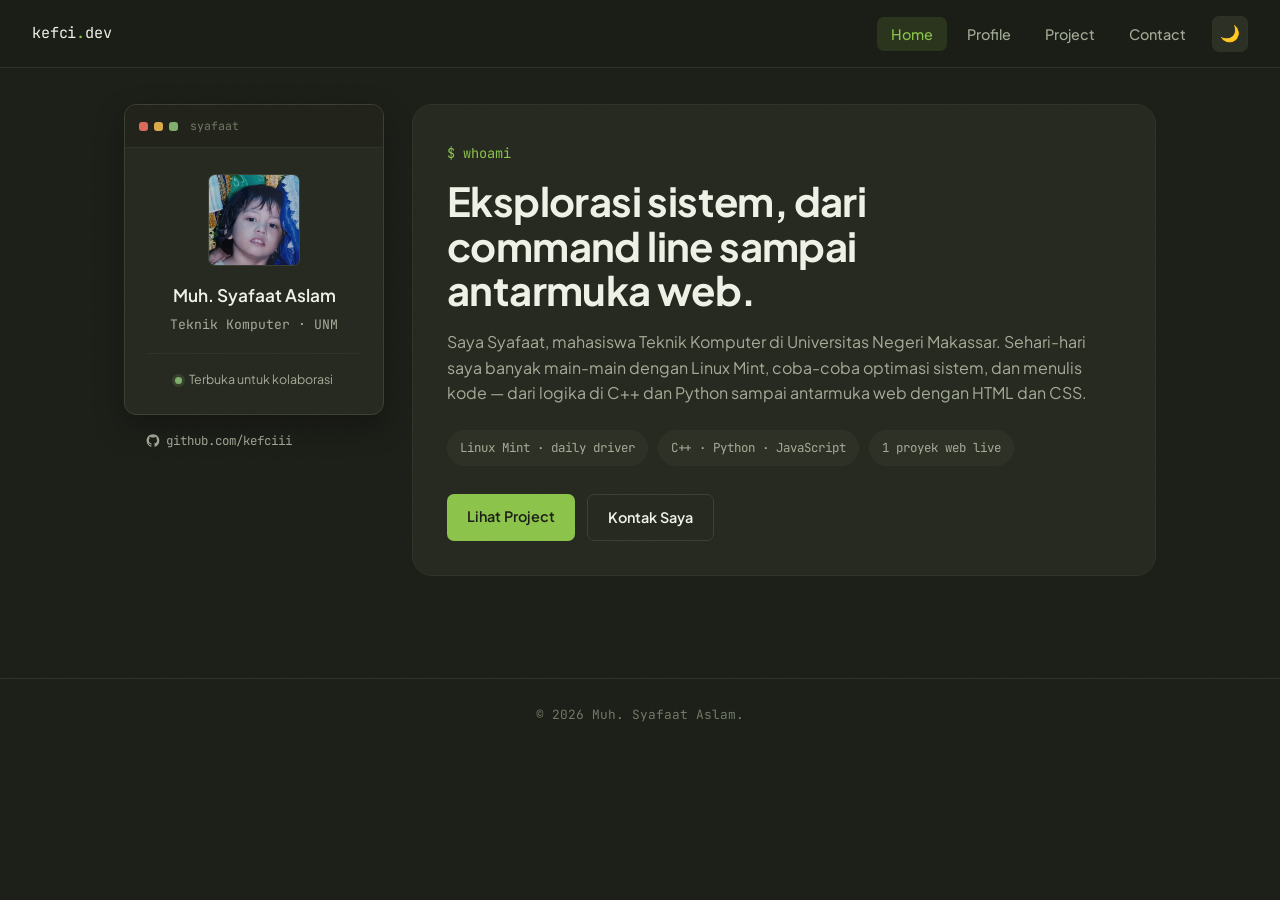
<file: index.html>
<!DOCTYPE html>
<html lang="id">
<head>
    <meta charset="UTF-8">
    <meta name="viewport" content="width=device-width, initial-scale=1.0">
    <title>Muh. Syafaat Aslam — Teknik Komputer UNM</title>
    <meta name="description" content="Portofolio Muh. Syafaat Aslam, mahasiswa Teknik Komputer Universitas Negeri Makassar. Fokus di Linux, pemrograman, dan pengembangan web.">
    <meta property="og:title" content="Muh. Syafaat Aslam — Portofolio">
    <meta property="og:description" content="Mahasiswa Teknik Komputer UNM. Linux, pemrograman, dan pengembangan web.">
    <meta name="theme-color" content="#16140f">
    <link rel="stylesheet" href="style.css" type="text/css">
</head>
<body>

    <a href="#rightcolumn" class="skip-link">Lewati ke konten utama</a>

    <nav id="menu">
        <a href="index.html" class="brand">kefci<span>.</span>dev</a>
        <div class="nav-right">
        <ul class="nav-links">
            <li><a href="index.html">Home</a></li>
            <li><a href="profile.html">Profile</a></li>
            <li><a href="project.html">Project</a></li>
            <li><a href="contact.html">Contact</a></li>
        </ul>
        <button id="theme-toggle" class="theme-toggle-btn" type="button" aria-label="Ganti tema">🌙</button>
        </div>
    </nav>

    <div id="wrapper">
        <div id="leftcolumn">
            <aside class="profile-card">
                <div class="card-chrome">
                    <span class="dot red"></span>
                    <span class="dot yellow"></span>
                    <span class="dot green"></span>
                    <span class="chrome-label">syafaat</span>
                </div>
                <div class="profile-body">
                    <div class="avatar"><img src="foto_profil.jpg" alt="Foto Muh. Syafaat Aslam"></div>
                    <b>Muh. Syafaat Aslam</b>
                    <p class="infotext">Teknik Komputer · UNM</p>
                    <div class="status-row">
                        <span class="status-dot"></span>
                        <span>Terbuka untuk kolaborasi</span>
                    </div>
                </div>
            </aside>
            <a href="https://github.com/kefciii" target="_blank" rel="noopener noreferrer" class="sidebar-link" style="margin-left: 22px;">
                <svg viewBox="0 0 24 24" fill="currentColor" aria-hidden="true"><path d="M12 .5C5.73.5.98 5.24.98 11.52c0 4.84 3.14 8.94 7.49 10.39.55.1.75-.24.75-.53 0-.26-.01-1.13-.02-2.05-3.05.66-3.7-1.3-3.7-1.3-.5-1.27-1.22-1.6-1.22-1.6-.99-.68.08-.67.08-.67 1.1.08 1.68 1.13 1.68 1.13.98 1.67 2.56 1.19 3.19.91.1-.71.38-1.19.7-1.46-2.44-.28-5-1.22-5-5.43 0-1.2.43-2.18 1.13-2.94-.11-.28-.49-1.4.11-2.92 0 0 .92-.3 3.02 1.12a10.5 10.5 0 0 1 5.5 0c2.1-1.42 3.02-1.12 3.02-1.12.6 1.52.22 2.64.11 2.92.7.76 1.13 1.74 1.13 2.94 0 4.22-2.57 5.15-5.02 5.42.39.34.74 1 .74 2.03 0 1.47-.01 2.65-.01 3.01 0 .29.2.64.76.53 4.34-1.45 7.48-5.55 7.48-10.39C23.02 5.24 18.27.5 12 .5Z"/></svg>
                github.com/kefciii
            </a>
        </div>

        <main id="rightcolumn" tabindex="-1">
            <div class="content-section">
                <span class="eyebrow" data-typing>$ whoami</span>
                <h1 class="headlines">Eksplorasi sistem, dari command line sampai antarmuka web.</h1>
                <p class="sublines">
                    Saya Syafaat, mahasiswa Teknik Komputer di Universitas Negeri Makassar. Sehari-hari saya banyak main-main dengan Linux Mint, coba-coba optimasi sistem, dan menulis kode — dari logika di C++ dan Python sampai antarmuka web dengan HTML dan CSS.
                </p>
                <div class="stat-row">
                    <span class="stat-chip">Linux Mint · daily driver</span>
                    <span class="stat-chip">C++ · Python · JavaScript</span>
                    <span class="stat-chip">1 proyek web live</span>
                </div>
                <div class="hero-actions">
                    <a href="project.html" class="btn btn-primary">Lihat Project</a>
                    <a href="contact.html" class="btn btn-ghost">Kontak Saya</a>
                </div>
            </div>
        </main>
    </div>

    <div class="footer">
        © 2026 Muh. Syafaat Aslam.
    </div>

    <script src="script.js" defer></script>
</body>
</html>
</file>
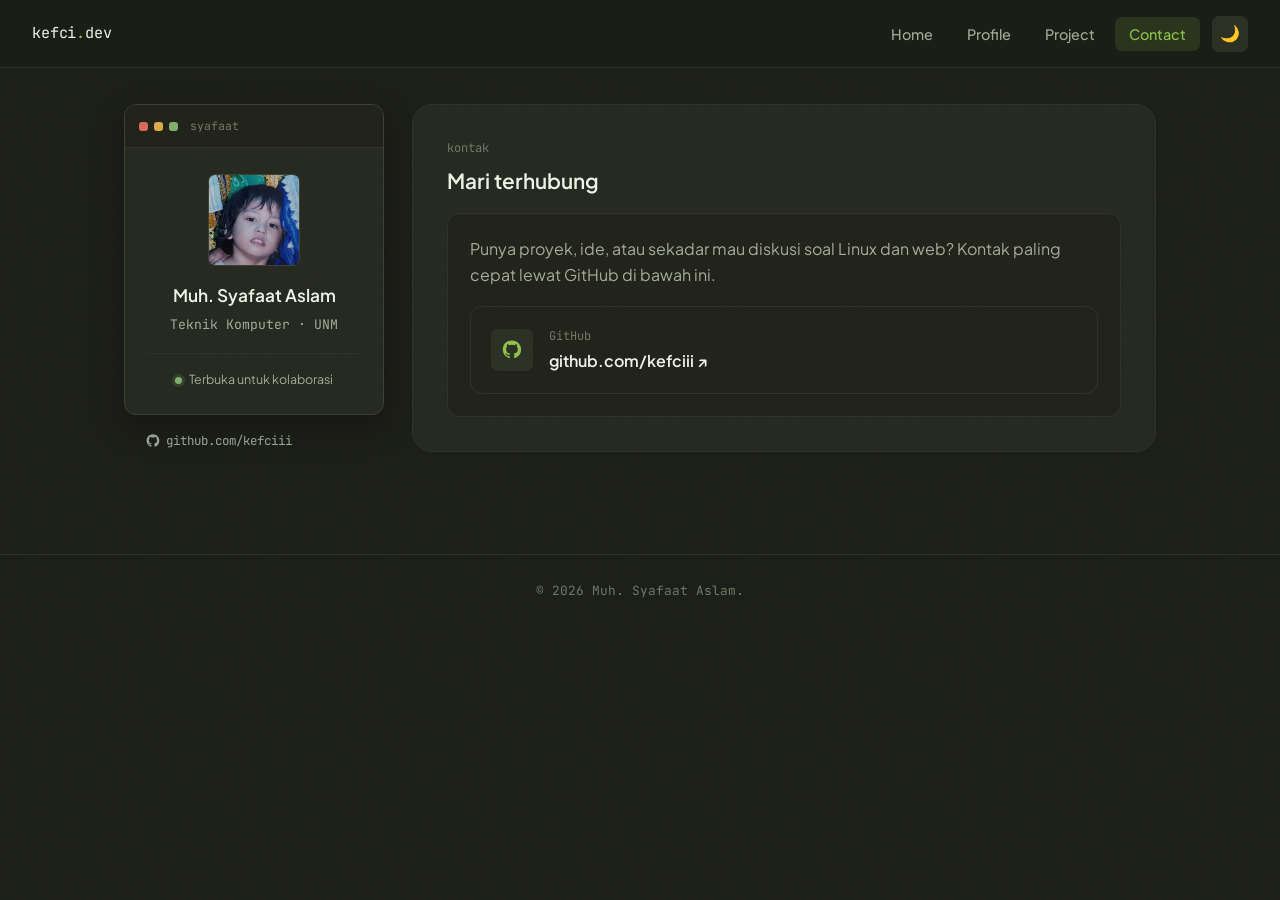
<file: contact.html>
<!DOCTYPE html>
<html lang="id">
<head>
    <meta charset="UTF-8">
    <meta name="viewport" content="width=device-width, initial-scale=1.0">
    <title>Kontak — Muh. Syafaat Aslam</title>
    <meta name="description" content="Hubungi Muh. Syafaat Aslam, mahasiswa Teknik Komputer UNM, lewat GitHub.">
    <meta name="theme-color" content="#16140f">
    <link rel="icon" type="image/svg+xml" href="favicon.svg">
    <link rel="stylesheet" href="style.css" type="text/css">
</head>
<body>

    <a href="#rightcolumn" class="skip-link">Lewati ke konten utama</a>

    <nav id="menu">
        <a href="index.html" class="brand">kefci<span>.</span>dev</a>
        <div class="nav-right">
        <ul class="nav-links">
            <li><a href="index.html">Home</a></li>
            <li><a href="profile.html">Profile</a></li>
            <li><a href="project.html">Project</a></li>
            <li><a href="contact.html">Contact</a></li>
        </ul>
        <button id="theme-toggle" class="theme-toggle-btn" type="button" aria-label="Ganti tema">🌙</button>
        </div>
    </nav>

    <div id="wrapper">
        <div id="leftcolumn">
            <aside class="profile-card">
                <div class="card-chrome">
                    <span class="dot red"></span>
                    <span class="dot yellow"></span>
                    <span class="dot green"></span>
                    <span class="chrome-label">syafaat</span>
                </div>
                <div class="profile-body">
                    <div class="avatar"><img src="foto_profil.jpg" alt="Foto Muh. Syafaat Aslam"></div>
                    <b>Muh. Syafaat Aslam</b>
                    <p class="infotext">Teknik Komputer · UNM</p>
                    <div class="status-row">
                        <span class="status-dot"></span>
                        <span>Terbuka untuk kolaborasi</span>
                    </div>
                </div>
            </aside>
            <a href="https://github.com/kefciii" target="_blank" rel="noopener noreferrer" class="sidebar-link" style="margin-left: 22px;">
                <svg viewBox="0 0 24 24" fill="currentColor" aria-hidden="true"><path d="M12 .5C5.73.5.98 5.24.98 11.52c0 4.84 3.14 8.94 7.49 10.39.55.1.75-.24.75-.53 0-.26-.01-1.13-.02-2.05-3.05.66-3.7-1.3-3.7-1.3-.5-1.27-1.22-1.6-1.22-1.6-.99-.68.08-.67.08-.67 1.1.08 1.68 1.13 1.68 1.13.98 1.67 2.56 1.19 3.19.91.1-.71.38-1.19.7-1.46-2.44-.28-5-1.22-5-5.43 0-1.2.43-2.18 1.13-2.94-.11-.28-.49-1.4.11-2.92 0 0 .92-.3 3.02 1.12a10.5 10.5 0 0 1 5.5 0c2.1-1.42 3.02-1.12 3.02-1.12.6 1.52.22 2.64.11 2.92.7.76 1.13 1.74 1.13 2.94 0 4.22-2.57 5.15-5.02 5.42.39.34.74 1 .74 2.03 0 1.47-.01 2.65-.01 3.01 0 .29.2.64.76.53 4.34-1.45 7.48-5.55 7.48-10.39C23.02 5.24 18.27.5 12 .5Z"/></svg>
                github.com/kefciii
            </a>
        </div>

        <main id="rightcolumn" tabindex="-1">
            <section id="kontak" class="content-section">
                <span class="section-kicker">kontak</span>
                <h2>Mari terhubung</h2>
                <div class="transparent-box">
                    <p>Punya proyek, ide, atau sekadar mau diskusi soal Linux dan web? Kontak paling cepat lewat GitHub di bawah ini.</p>

                    <a href="https://github.com/kefciii" target="_blank" class="contact-card">
                        <span class="contact-icon">
                            <svg viewBox="0 0 24 24" fill="currentColor" aria-hidden="true"><path d="M12 .5C5.73.5.98 5.24.98 11.52c0 4.84 3.14 8.94 7.49 10.39.55.1.75-.24.75-.53 0-.26-.01-1.13-.02-2.05-3.05.66-3.7-1.3-3.7-1.3-.5-1.27-1.22-1.6-1.22-1.6-.99-.68.08-.67.08-.67 1.1.08 1.68 1.13 1.68 1.13.98 1.67 2.56 1.19 3.19.91.1-.71.38-1.19.7-1.46-2.44-.28-5-1.22-5-5.43 0-1.2.43-2.18 1.13-2.94-.11-.28-.49-1.4.11-2.92 0 0 .92-.3 3.02 1.12a10.5 10.5 0 0 1 5.5 0c2.1-1.42 3.02-1.12 3.02-1.12.6 1.52.22 2.64.11 2.92.7.76 1.13 1.74 1.13 2.94 0 4.22-2.57 5.15-5.02 5.42.39.34.74 1 .74 2.03 0 1.47-.01 2.65-.01 3.01 0 .29.2.64.76.53 4.34-1.45 7.48-5.55 7.48-10.39C23.02 5.24 18.27.5 12 .5Z"/></svg>
                        </span>
                        <span class="contact-meta">
                            <span class="contact-label">GitHub</span>
                            <span class="contact-value">github.com/kefciii ↗</span>
                        </span>
                    </a>
                </div>
            </section>
        </main>
    </div>

    <div class="footer">
        © 2026 Muh. Syafaat Aslam.
    </div>

    <script src="script.js" defer></script>
</body>
</html>
</file>
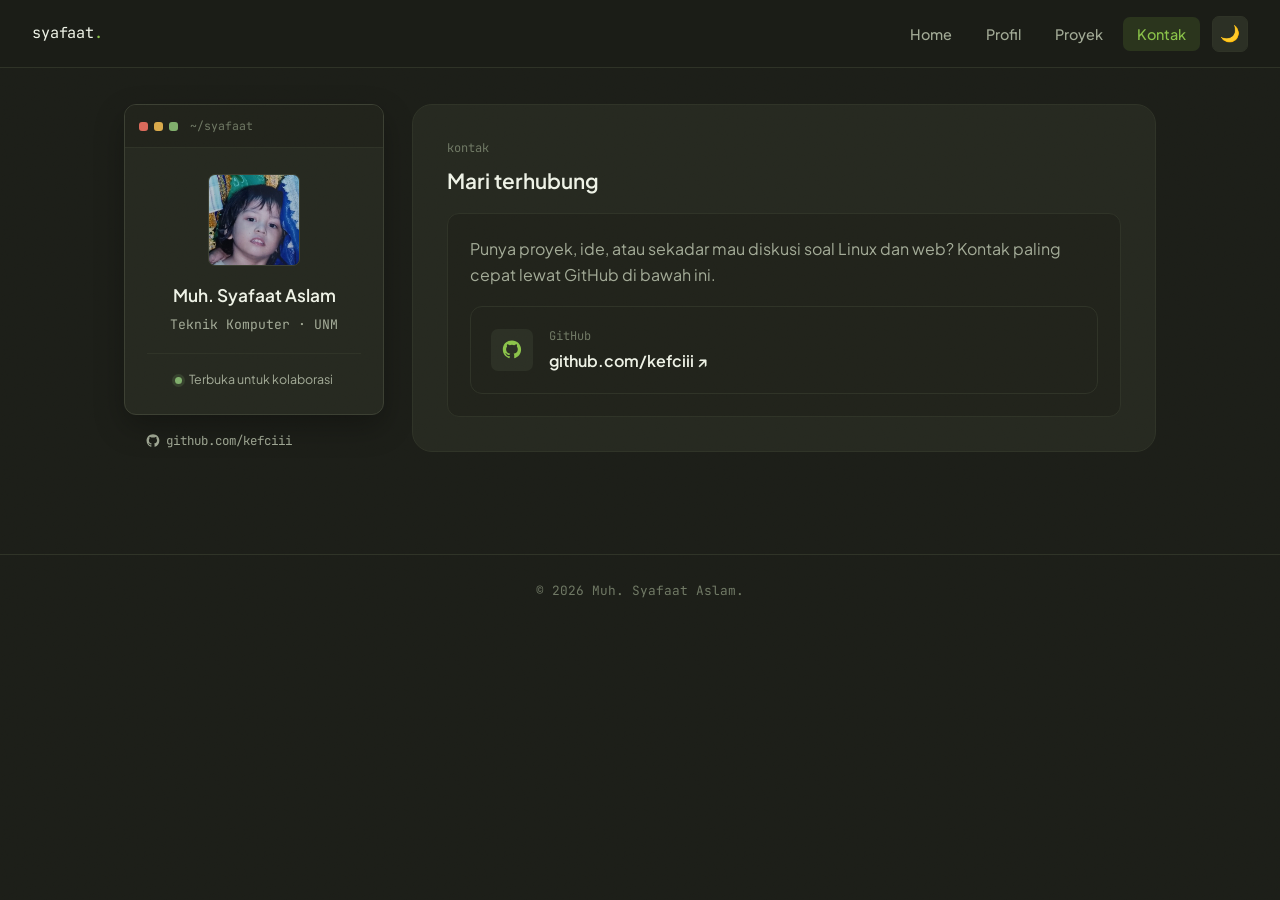
<file: kontak.html>
<!DOCTYPE html>
<html lang="id">
<head>
    <meta charset="UTF-8">
    <meta name="viewport" content="width=device-width, initial-scale=1.0">
    <title>Kontak — Muh. Syafaat Aslam</title>
    <meta name="description" content="Hubungi Muh. Syafaat Aslam, mahasiswa Teknik Komputer UNM, lewat GitHub.">
    <meta name="theme-color" content="#16140f">
    <link rel="icon" type="image/svg+xml" href="favicon.svg">
    <link rel="stylesheet" href="style.css" type="text/css">
</head>
<body>

    <a href="#rightcolumn" class="skip-link">Lewati ke konten utama</a>

    <nav id="menu">
        <a href="index.html" class="brand">syafaat<span>.</span></a>
        <div class="nav-right">
        <ul class="nav-links">
            <li><a href="index.html">Home</a></li>
            <li><a href="profil.html">Profil</a></li>
            <li><a href="proyek.html">Proyek</a></li>
            <li><a href="kontak.html">Kontak</a></li>
        </ul>
        <button id="theme-toggle" class="theme-toggle-btn" type="button" aria-label="Ganti tema">🌙</button>
        </div>
    </nav>

    <div id="wrapper">
        <div id="leftcolumn">
            <aside class="profile-card">
                <div class="card-chrome">
                    <span class="dot red"></span>
                    <span class="dot yellow"></span>
                    <span class="dot green"></span>
                    <span class="chrome-label">~/syafaat</span>
                </div>
                <div class="profile-body">
                    <div class="avatar"><img src="foto_profil.jpg" alt="Foto Muh. Syafaat Aslam"></div>
                    <b>Muh. Syafaat Aslam</b>
                    <p class="infotext">Teknik Komputer · UNM</p>
                    <div class="status-row">
                        <span class="status-dot"></span>
                        <span>Terbuka untuk kolaborasi</span>
                    </div>
                </div>
            </aside>
            <a href="https://github.com/kefciii" target="_blank" rel="noopener noreferrer" class="sidebar-link" style="margin-left: 22px;">
                <svg viewBox="0 0 24 24" fill="currentColor" aria-hidden="true"><path d="M12 .5C5.73.5.98 5.24.98 11.52c0 4.84 3.14 8.94 7.49 10.39.55.1.75-.24.75-.53 0-.26-.01-1.13-.02-2.05-3.05.66-3.7-1.3-3.7-1.3-.5-1.27-1.22-1.6-1.22-1.6-.99-.68.08-.67.08-.67 1.1.08 1.68 1.13 1.68 1.13.98 1.67 2.56 1.19 3.19.91.1-.71.38-1.19.7-1.46-2.44-.28-5-1.22-5-5.43 0-1.2.43-2.18 1.13-2.94-.11-.28-.49-1.4.11-2.92 0 0 .92-.3 3.02 1.12a10.5 10.5 0 0 1 5.5 0c2.1-1.42 3.02-1.12 3.02-1.12.6 1.52.22 2.64.11 2.92.7.76 1.13 1.74 1.13 2.94 0 4.22-2.57 5.15-5.02 5.42.39.34.74 1 .74 2.03 0 1.47-.01 2.65-.01 3.01 0 .29.2.64.76.53 4.34-1.45 7.48-5.55 7.48-10.39C23.02 5.24 18.27.5 12 .5Z"/></svg>
                github.com/kefciii
            </a>
        </div>

        <main id="rightcolumn" tabindex="-1">
            <section id="kontak" class="content-section">
                <span class="section-kicker">kontak</span>
                <h2>Mari terhubung</h2>
                <div class="transparent-box">
                    <p>Punya proyek, ide, atau sekadar mau diskusi soal Linux dan web? Kontak paling cepat lewat GitHub di bawah ini.</p>

                    <a href="https://github.com/kefciii" target="_blank" class="contact-card">
                        <span class="contact-icon">
                            <svg viewBox="0 0 24 24" fill="currentColor" aria-hidden="true"><path d="M12 .5C5.73.5.98 5.24.98 11.52c0 4.84 3.14 8.94 7.49 10.39.55.1.75-.24.75-.53 0-.26-.01-1.13-.02-2.05-3.05.66-3.7-1.3-3.7-1.3-.5-1.27-1.22-1.6-1.22-1.6-.99-.68.08-.67.08-.67 1.1.08 1.68 1.13 1.68 1.13.98 1.67 2.56 1.19 3.19.91.1-.71.38-1.19.7-1.46-2.44-.28-5-1.22-5-5.43 0-1.2.43-2.18 1.13-2.94-.11-.28-.49-1.4.11-2.92 0 0 .92-.3 3.02 1.12a10.5 10.5 0 0 1 5.5 0c2.1-1.42 3.02-1.12 3.02-1.12.6 1.52.22 2.64.11 2.92.7.76 1.13 1.74 1.13 2.94 0 4.22-2.57 5.15-5.02 5.42.39.34.74 1 .74 2.03 0 1.47-.01 2.65-.01 3.01 0 .29.2.64.76.53 4.34-1.45 7.48-5.55 7.48-10.39C23.02 5.24 18.27.5 12 .5Z"/></svg>
                        </span>
                        <span class="contact-meta">
                            <span class="contact-label">GitHub</span>
                            <span class="contact-value">github.com/kefciii ↗</span>
                        </span>
                    </a>
                </div>
            </section>
        </main>
    </div>

    <div class="footer">
        © 2026 Muh. Syafaat Aslam.
    </div>

    <script src="script.js" defer></script>
</body>
</html>
</file>
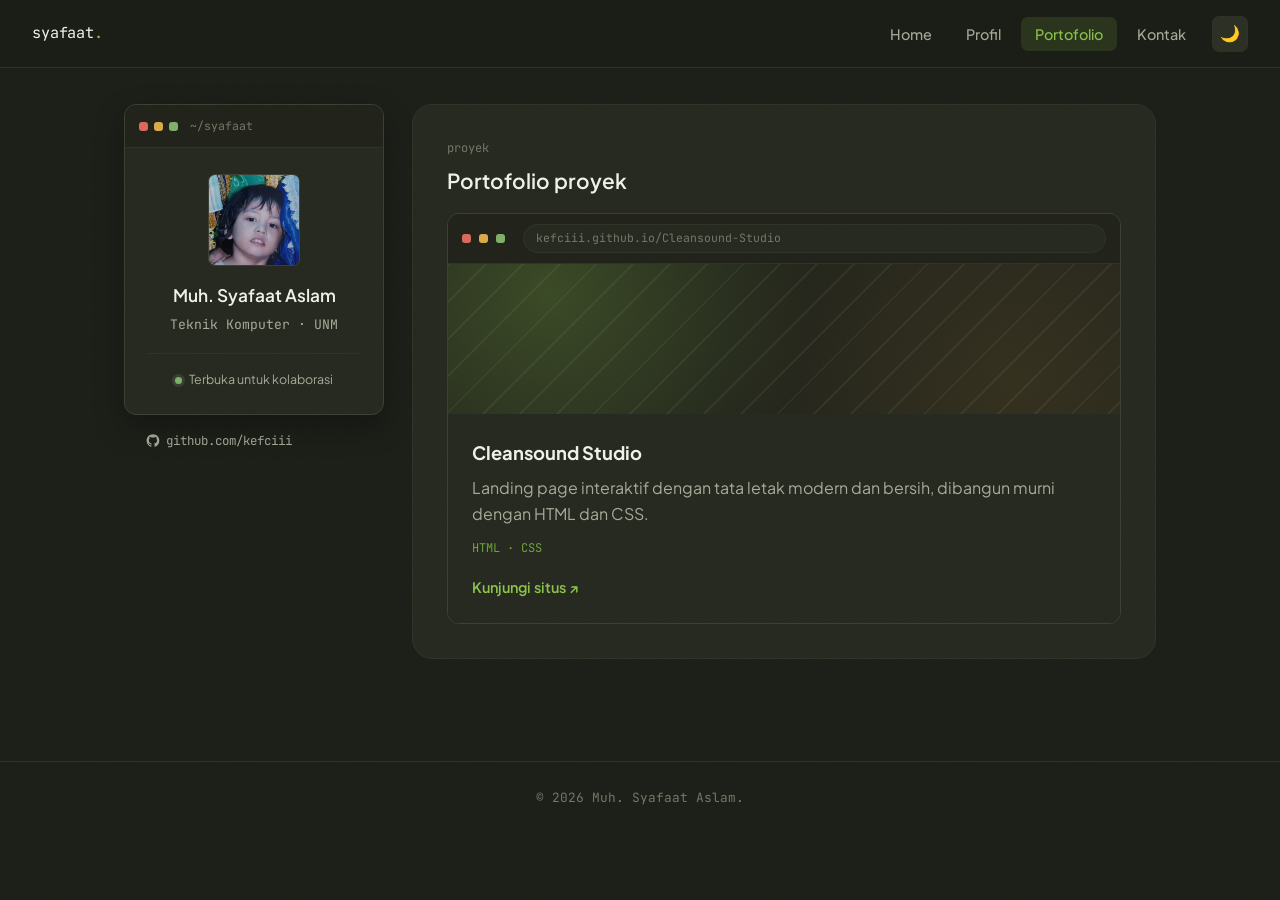
<file: portofolio.html>
<!DOCTYPE html>
<html lang="id">
<head>
    <meta charset="UTF-8">
    <meta name="viewport" content="width=device-width, initial-scale=1.0">
    <title>Portofolio — Muh. Syafaat Aslam</title>
    <meta name="description" content="Proyek web yang dikerjakan Muh. Syafaat Aslam, mahasiswa Teknik Komputer UNM.">
    <meta name="theme-color" content="#16140f">
    <link rel="icon" type="image/svg+xml" href="favicon.svg">
    <link rel="stylesheet" href="style.css" type="text/css">
</head>
<body>

    <a href="#rightcolumn" class="skip-link">Lewati ke konten utama</a>

    <nav id="menu">
        <a href="index.html" class="brand">syafaat<span>.</span></a>
        <div class="nav-right">
        <ul class="nav-links">
            <li><a href="index.html">Home</a></li>
            <li><a href="profil.html">Profil</a></li>
            <li><a href="portofolio.html">Portofolio</a></li>
            <li><a href="kontak.html">Kontak</a></li>
        </ul>
        <button id="theme-toggle" class="theme-toggle-btn" type="button" aria-label="Ganti tema">🌙</button>
        </div>
    </nav>

    <div id="wrapper">
        <div id="leftcolumn">
            <aside class="profile-card">
                <div class="card-chrome">
                    <span class="dot red"></span>
                    <span class="dot yellow"></span>
                    <span class="dot green"></span>
                    <span class="chrome-label">~/syafaat</span>
                </div>
                <div class="profile-body">
                    <div class="avatar"><img src="foto_profil.jpg" alt="Foto Muh. Syafaat Aslam"></div>
                    <b>Muh. Syafaat Aslam</b>
                    <p class="infotext">Teknik Komputer · UNM</p>
                    <div class="status-row">
                        <span class="status-dot"></span>
                        <span>Terbuka untuk kolaborasi</span>
                    </div>
                </div>
            </aside>
            <a href="https://github.com/kefciii" target="_blank" rel="noopener noreferrer" class="sidebar-link" style="margin-left: 22px;">
                <svg viewBox="0 0 24 24" fill="currentColor" aria-hidden="true"><path d="M12 .5C5.73.5.98 5.24.98 11.52c0 4.84 3.14 8.94 7.49 10.39.55.1.75-.24.75-.53 0-.26-.01-1.13-.02-2.05-3.05.66-3.7-1.3-3.7-1.3-.5-1.27-1.22-1.6-1.22-1.6-.99-.68.08-.67.08-.67 1.1.08 1.68 1.13 1.68 1.13.98 1.67 2.56 1.19 3.19.91.1-.71.38-1.19.7-1.46-2.44-.28-5-1.22-5-5.43 0-1.2.43-2.18 1.13-2.94-.11-.28-.49-1.4.11-2.92 0 0 .92-.3 3.02 1.12a10.5 10.5 0 0 1 5.5 0c2.1-1.42 3.02-1.12 3.02-1.12.6 1.52.22 2.64.11 2.92.7.76 1.13 1.74 1.13 2.94 0 4.22-2.57 5.15-5.02 5.42.39.34.74 1 .74 2.03 0 1.47-.01 2.65-.01 3.01 0 .29.2.64.76.53 4.34-1.45 7.48-5.55 7.48-10.39C23.02 5.24 18.27.5 12 .5Z"/></svg>
                github.com/kefciii
            </a>
        </div>

        <main id="rightcolumn" tabindex="-1">
            <section id="web" class="content-section">
                <span class="section-kicker">proyek</span>
                <h2>Portofolio proyek</h2>

                <article class="project-window">
                    <div class="window-bar">
                        <span class="dot red"></span>
                        <span class="dot yellow"></span>
                        <span class="dot green"></span>
                        <span class="url-pill">kefciii.github.io/Cleansound-Studio</span>
                    </div>
                    <div class="window-preview" aria-hidden="true"></div>
                    <div class="window-body">
                        <h3>Cleansound Studio</h3>
                        <p>Landing page interaktif dengan tata letak modern dan bersih, dibangun murni dengan HTML dan CSS.</p>
                        <span class="tech-line">HTML · CSS</span>
                        <a href="https://kefciii.github.io/Cleansound-Studio/" target="_blank" class="window-link">Kunjungi situs ↗</a>
                    </div>
                </article>
            </section>
        </main>
    </div>

    <div class="footer">
        © 2026 Muh. Syafaat Aslam.
    </div>

    <script src="script.js" defer></script>
</body>
</html>
</file>
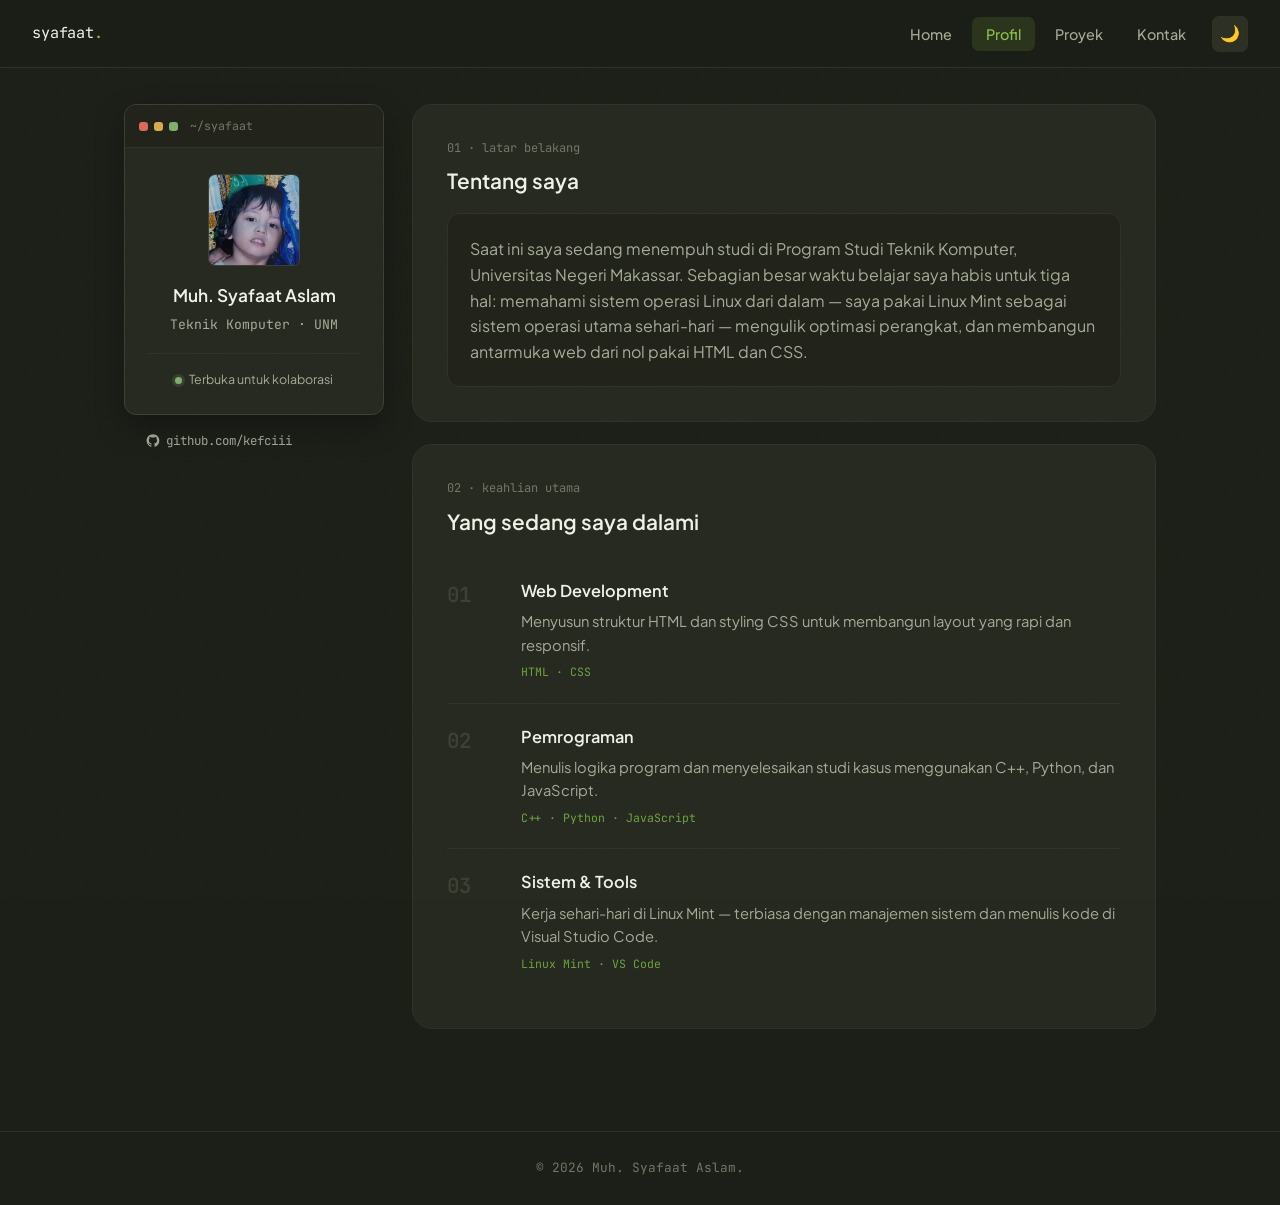
<file: profil.html>
<!DOCTYPE html>
<html lang="id">
<head>
    <meta charset="UTF-8">
    <meta name="viewport" content="width=device-width, initial-scale=1.0">
    <title>Profil — Muh. Syafaat Aslam</title>
    <meta name="description" content="Profil dan keahlian Muh. Syafaat Aslam, mahasiswa Teknik Komputer UNM: web development, pemrograman, dan sistem Linux.">
    <meta name="theme-color" content="#16140f">
    <link rel="icon" type="image/svg+xml" href="favicon.svg">
    <link rel="stylesheet" href="style.css" type="text/css">
</head>
<body>

    <a href="#rightcolumn" class="skip-link">Lewati ke konten utama</a>

    <nav id="menu">
        <a href="index.html" class="brand">syafaat<span>.</span></a>
        <div class="nav-right">
        <ul class="nav-links">
            <li><a href="index.html">Home</a></li>
            <li><a href="profil.html">Profil</a></li>
            <li><a href="proyek.html">Proyek</a></li>
            <li><a href="kontak.html">Kontak</a></li>
        </ul>
        <button id="theme-toggle" class="theme-toggle-btn" type="button" aria-label="Ganti tema">🌙</button>
        </div>
    </nav>

    <div id="wrapper">
        <div id="leftcolumn">
            <aside class="profile-card">
                <div class="card-chrome">
                    <span class="dot red"></span>
                    <span class="dot yellow"></span>
                    <span class="dot green"></span>
                    <span class="chrome-label">~/syafaat</span>
                </div>
                <div class="profile-body">
                    <div class="avatar"><img src="foto_profil.jpg" alt="Foto Muh. Syafaat Aslam"></div>
                    <b>Muh. Syafaat Aslam</b>
                    <p class="infotext">Teknik Komputer · UNM</p>
                    <div class="status-row">
                        <span class="status-dot"></span>
                        <span>Terbuka untuk kolaborasi</span>
                    </div>
                </div>
            </aside>
            <a href="https://github.com/kefciii" target="_blank" rel="noopener noreferrer" class="sidebar-link" style="margin-left: 22px;">
                <svg viewBox="0 0 24 24" fill="currentColor" aria-hidden="true"><path d="M12 .5C5.73.5.98 5.24.98 11.52c0 4.84 3.14 8.94 7.49 10.39.55.1.75-.24.75-.53 0-.26-.01-1.13-.02-2.05-3.05.66-3.7-1.3-3.7-1.3-.5-1.27-1.22-1.6-1.22-1.6-.99-.68.08-.67.08-.67 1.1.08 1.68 1.13 1.68 1.13.98 1.67 2.56 1.19 3.19.91.1-.71.38-1.19.7-1.46-2.44-.28-5-1.22-5-5.43 0-1.2.43-2.18 1.13-2.94-.11-.28-.49-1.4.11-2.92 0 0 .92-.3 3.02 1.12a10.5 10.5 0 0 1 5.5 0c2.1-1.42 3.02-1.12 3.02-1.12.6 1.52.22 2.64.11 2.92.7.76 1.13 1.74 1.13 2.94 0 4.22-2.57 5.15-5.02 5.42.39.34.74 1 .74 2.03 0 1.47-.01 2.65-.01 3.01 0 .29.2.64.76.53 4.34-1.45 7.48-5.55 7.48-10.39C23.02 5.24 18.27.5 12 .5Z"/></svg>
                github.com/kefciii
            </a>
        </div>

        <main id="rightcolumn" tabindex="-1">
            <section id="tentang" class="content-section">
                <span class="section-kicker">01 · latar belakang</span>
                <h2>Tentang saya</h2>
                <div class="transparent-box">
                    <p>
                        Saat ini saya sedang menempuh studi di Program Studi Teknik Komputer, Universitas Negeri Makassar. Sebagian besar waktu belajar saya habis untuk tiga hal: memahami sistem operasi Linux dari dalam — saya pakai Linux Mint sebagai sistem operasi utama sehari-hari — mengulik optimasi perangkat, dan membangun antarmuka web dari nol pakai HTML dan CSS.
                    </p>
                </div>
            </section>

            <section id="keahlian" class="content-section">
                <span class="section-kicker">02 · keahlian utama</span>
                <h2>Yang sedang saya dalami</h2>
                <div class="skill-list">
                    <div class="skill-row">
                        <span class="skill-num">01</span>
                        <div>
                            <h3>Web Development</h3>
                            <p>Menyusun struktur HTML dan styling CSS untuk membangun layout yang rapi dan responsif.</p>
                            <span class="skill-tags">HTML · CSS</span>
                        </div>
                    </div>
                    <div class="skill-row">
                        <span class="skill-num">02</span>
                        <div>
                            <h3>Pemrograman</h3>
                            <p>Menulis logika program dan menyelesaikan studi kasus menggunakan C++, Python, dan JavaScript.</p>
                            <span class="skill-tags">C++ · Python · JavaScript</span>
                        </div>
                    </div>
                    <div class="skill-row">
                        <span class="skill-num">03</span>
                        <div>
                            <h3>Sistem &amp; Tools</h3>
                            <p>Kerja sehari-hari di Linux Mint — terbiasa dengan manajemen sistem dan menulis kode di Visual Studio Code.</p>
                            <span class="skill-tags">Linux Mint · VS Code</span>
                        </div>
                    </div>
                </div>
            </section>
        </main>
    </div>

    <div class="footer">
        © 2026 Muh. Syafaat Aslam.
    </div>

    <script src="script.js" defer></script>
</body>
</html>
</file>
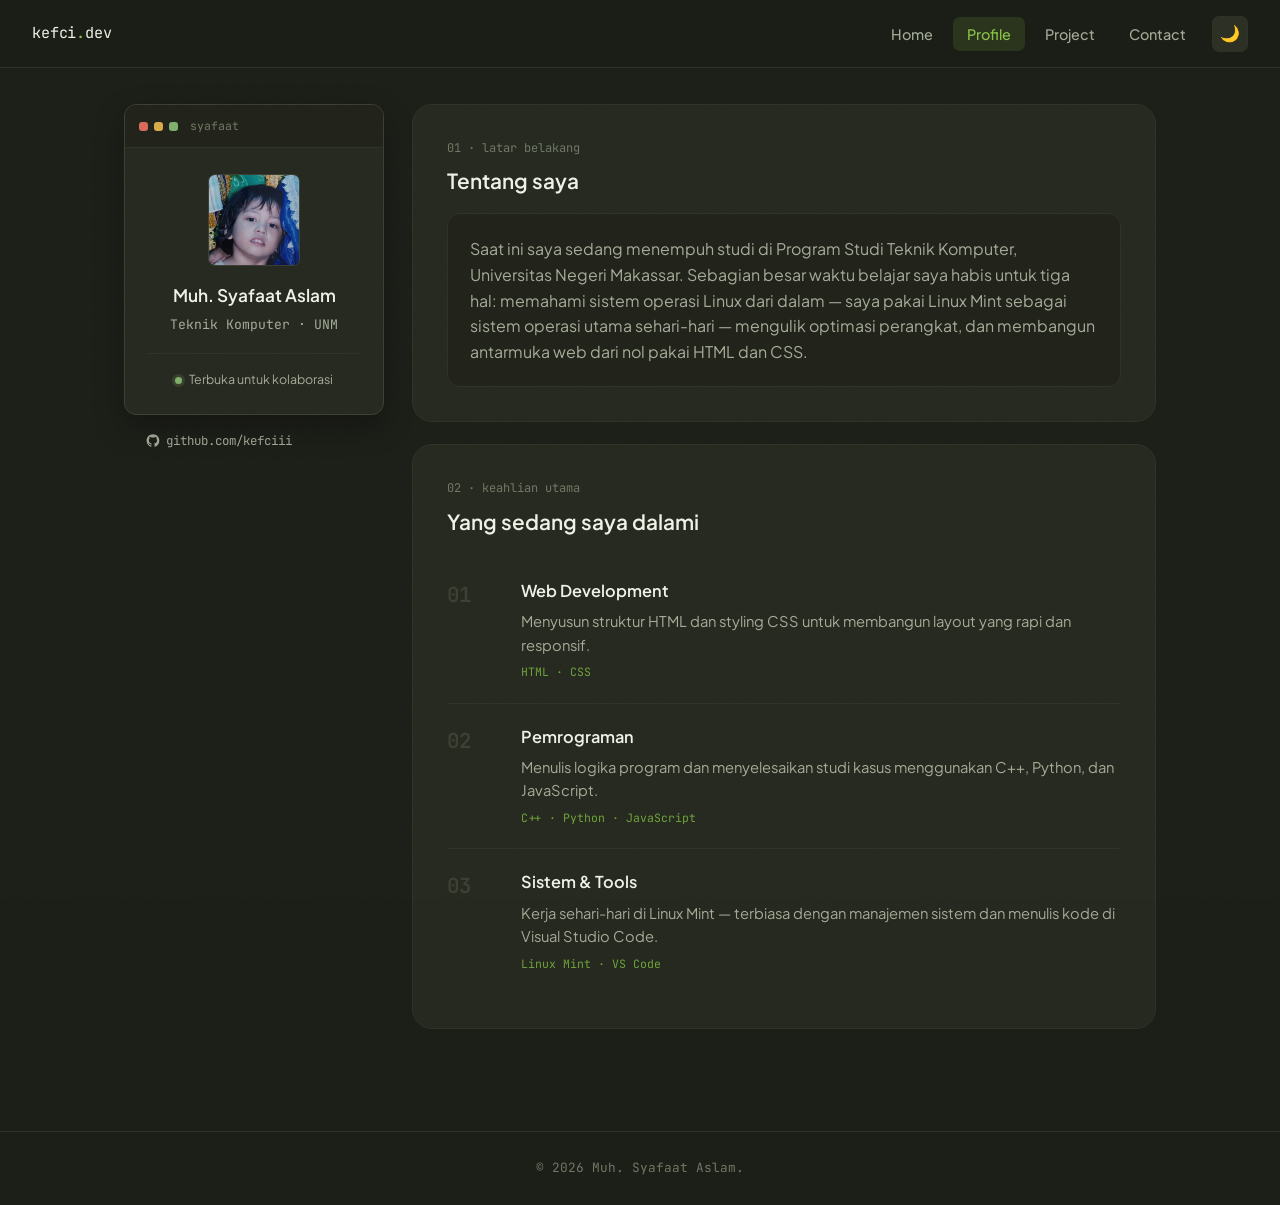
<file: profile.html>
<!DOCTYPE html>
<html lang="id">
<head>
    <meta charset="UTF-8">
    <meta name="viewport" content="width=device-width, initial-scale=1.0">
    <title>Profil — Muh. Syafaat Aslam</title>
    <meta name="description" content="Profil dan keahlian Muh. Syafaat Aslam, mahasiswa Teknik Komputer UNM: web development, pemrograman, dan sistem Linux.">
    <meta name="theme-color" content="#16140f">
    <link rel="stylesheet" href="style.css" type="text/css">
</head>
<body>

    <a href="#rightcolumn" class="skip-link">Lewati ke konten utama</a>

    <nav id="menu">
        <a href="index.html" class="brand">kefci<span>.</span>dev</a>
        <div class="nav-right">
        <ul class="nav-links">
            <li><a href="index.html">Home</a></li>
            <li><a href="profile.html">Profile</a></li>
            <li><a href="project.html">Project</a></li>
            <li><a href="contact.html">Contact</a></li>
        </ul>
        <button id="theme-toggle" class="theme-toggle-btn" type="button" aria-label="Ganti tema">🌙</button>
        </div>
    </nav>

    <div id="wrapper">
        <div id="leftcolumn">
            <aside class="profile-card">
                <div class="card-chrome">
                    <span class="dot red"></span>
                    <span class="dot yellow"></span>
                    <span class="dot green"></span>
                    <span class="chrome-label">syafaat</span>
                </div>
                <div class="profile-body">
                    <div class="avatar"><img src="foto_profil.jpg" alt="Foto Muh. Syafaat Aslam"></div>
                    <b>Muh. Syafaat Aslam</b>
                    <p class="infotext">Teknik Komputer · UNM</p>
                    <div class="status-row">
                        <span class="status-dot"></span>
                        <span>Terbuka untuk kolaborasi</span>
                    </div>
                </div>
            </aside>
            <a href="https://github.com/kefciii" target="_blank" rel="noopener noreferrer" class="sidebar-link" style="margin-left: 22px;">
                <svg viewBox="0 0 24 24" fill="currentColor" aria-hidden="true"><path d="M12 .5C5.73.5.98 5.24.98 11.52c0 4.84 3.14 8.94 7.49 10.39.55.1.75-.24.75-.53 0-.26-.01-1.13-.02-2.05-3.05.66-3.7-1.3-3.7-1.3-.5-1.27-1.22-1.6-1.22-1.6-.99-.68.08-.67.08-.67 1.1.08 1.68 1.13 1.68 1.13.98 1.67 2.56 1.19 3.19.91.1-.71.38-1.19.7-1.46-2.44-.28-5-1.22-5-5.43 0-1.2.43-2.18 1.13-2.94-.11-.28-.49-1.4.11-2.92 0 0 .92-.3 3.02 1.12a10.5 10.5 0 0 1 5.5 0c2.1-1.42 3.02-1.12 3.02-1.12.6 1.52.22 2.64.11 2.92.7.76 1.13 1.74 1.13 2.94 0 4.22-2.57 5.15-5.02 5.42.39.34.74 1 .74 2.03 0 1.47-.01 2.65-.01 3.01 0 .29.2.64.76.53 4.34-1.45 7.48-5.55 7.48-10.39C23.02 5.24 18.27.5 12 .5Z"/></svg>
                github.com/kefciii
            </a>
        </div>

        <main id="rightcolumn" tabindex="-1">
            <section id="tentang" class="content-section">
                <span class="section-kicker">01 · latar belakang</span>
                <h2>Tentang saya</h2>
                <div class="transparent-box">
                    <p>
                        Saat ini saya sedang menempuh studi di Program Studi Teknik Komputer, Universitas Negeri Makassar. Sebagian besar waktu belajar saya habis untuk tiga hal: memahami sistem operasi Linux dari dalam — saya pakai Linux Mint sebagai sistem operasi utama sehari-hari — mengulik optimasi perangkat, dan membangun antarmuka web dari nol pakai HTML dan CSS.
                    </p>
                </div>
            </section>

            <section id="keahlian" class="content-section">
                <span class="section-kicker">02 · keahlian utama</span>
                <h2>Yang sedang saya dalami</h2>
                <div class="skill-list">
                    <div class="skill-row">
                        <span class="skill-num">01</span>
                        <div>
                            <h3>Web Development</h3>
                            <p>Menyusun struktur HTML dan styling CSS untuk membangun layout yang rapi dan responsif.</p>
                            <span class="skill-tags">HTML · CSS</span>
                        </div>
                    </div>
                    <div class="skill-row">
                        <span class="skill-num">02</span>
                        <div>
                            <h3>Pemrograman</h3>
                            <p>Menulis logika program dan menyelesaikan studi kasus menggunakan C++, Python, dan JavaScript.</p>
                            <span class="skill-tags">C++ · Python · JavaScript</span>
                        </div>
                    </div>
                    <div class="skill-row">
                        <span class="skill-num">03</span>
                        <div>
                            <h3>Sistem &amp; Tools</h3>
                            <p>Kerja sehari-hari di Linux Mint — terbiasa dengan manajemen sistem dan menulis kode di Visual Studio Code.</p>
                            <span class="skill-tags">Linux Mint · VS Code</span>
                        </div>
                    </div>
                </div>
            </section>
        </main>
    </div>

    <div class="footer">
        © 2026 Muh. Syafaat Aslam.
    </div>

    <script src="script.js" defer></script>
</body>
</html>
</file>
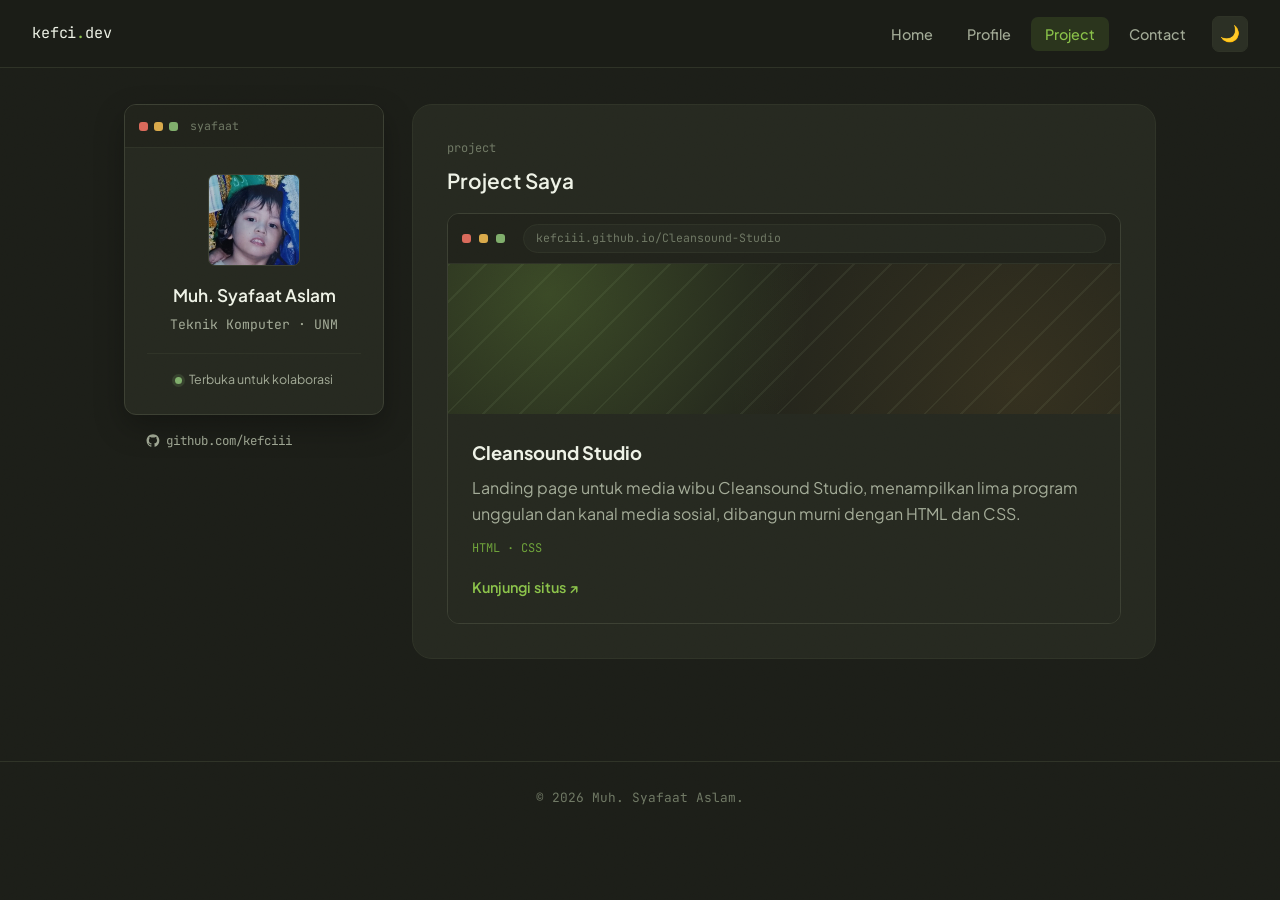
<file: project.html>
<!DOCTYPE html>
<html lang="id">
<head>
    <meta charset="UTF-8">
    <meta name="viewport" content="width=device-width, initial-scale=1.0">
    <title>Proyek — Muh. Syafaat Aslam</title>
    <meta name="description" content="Proyek web yang dikerjakan Muh. Syafaat Aslam, mahasiswa Teknik Komputer UNM.">
    <meta name="theme-color" content="#16140f">
    <link rel="stylesheet" href="style.css" type="text/css">
</head>
<body>

    <a href="#rightcolumn" class="skip-link">Lewati ke konten utama</a>

    <nav id="menu">
        <a href="index.html" class="brand">kefci<span>.</span>dev</a>
        <div class="nav-right">
        <ul class="nav-links">
            <li><a href="index.html">Home</a></li>
            <li><a href="profile.html">Profile</a></li>
            <li><a href="project.html">Project</a></li>
            <li><a href="contact.html">Contact</a></li>
        </ul>
        <button id="theme-toggle" class="theme-toggle-btn" type="button" aria-label="Ganti tema">🌙</button>
        </div>
    </nav>

    <div id="wrapper">
        <div id="leftcolumn">
            <aside class="profile-card">
                <div class="card-chrome">
                    <span class="dot red"></span>
                    <span class="dot yellow"></span>
                    <span class="dot green"></span>
                    <span class="chrome-label">syafaat</span>
                </div>
                <div class="profile-body">
                    <div class="avatar"><img src="foto_profil.jpg" alt="Foto Muh. Syafaat Aslam"></div>
                    <b>Muh. Syafaat Aslam</b>
                    <p class="infotext">Teknik Komputer · UNM</p>
                    <div class="status-row">
                        <span class="status-dot"></span>
                        <span>Terbuka untuk kolaborasi</span>
                    </div>
                </div>
            </aside>
            <a href="https://github.com/kefciii" target="_blank" rel="noopener noreferrer" class="sidebar-link" style="margin-left: 22px;">
                <svg viewBox="0 0 24 24" fill="currentColor" aria-hidden="true"><path d="M12 .5C5.73.5.98 5.24.98 11.52c0 4.84 3.14 8.94 7.49 10.39.55.1.75-.24.75-.53 0-.26-.01-1.13-.02-2.05-3.05.66-3.7-1.3-3.7-1.3-.5-1.27-1.22-1.6-1.22-1.6-.99-.68.08-.67.08-.67 1.1.08 1.68 1.13 1.68 1.13.98 1.67 2.56 1.19 3.19.91.1-.71.38-1.19.7-1.46-2.44-.28-5-1.22-5-5.43 0-1.2.43-2.18 1.13-2.94-.11-.28-.49-1.4.11-2.92 0 0 .92-.3 3.02 1.12a10.5 10.5 0 0 1 5.5 0c2.1-1.42 3.02-1.12 3.02-1.12.6 1.52.22 2.64.11 2.92.7.76 1.13 1.74 1.13 2.94 0 4.22-2.57 5.15-5.02 5.42.39.34.74 1 .74 2.03 0 1.47-.01 2.65-.01 3.01 0 .29.2.64.76.53 4.34-1.45 7.48-5.55 7.48-10.39C23.02 5.24 18.27.5 12 .5Z"/></svg>
                github.com/kefciii
            </a>
        </div>

        <main id="rightcolumn" tabindex="-1">
            <section id="web" class="content-section">
                <span class="section-kicker">project</span>
                <h2>Project Saya</h2>

                <article class="project-window">
                    <div class="window-bar">
                        <span class="dot red"></span>
                        <span class="dot yellow"></span>
                        <span class="dot green"></span>
                        <span class="url-pill">kefciii.github.io/Cleansound-Studio</span>
                    </div>
                    <div class="window-preview" aria-hidden="true"></div>
                    <div class="window-body">
                        <h3>Cleansound Studio</h3>
                        <p>Landing page untuk media wibu Cleansound Studio, menampilkan lima program unggulan dan kanal media sosial, dibangun murni dengan HTML dan CSS.</p>
                        <span class="tech-line">HTML · CSS</span>
                        <a href="https://kefciii.github.io/Cleansound-Studio/" target="_blank" class="window-link">Kunjungi situs ↗</a>
                    </div>
                </article>
            </section>
        </main>
    </div>

    <div class="footer">
        © 2026 Muh. Syafaat Aslam.
    </div>

    <script src="script.js" defer></script>
</body>
</html>
</file>
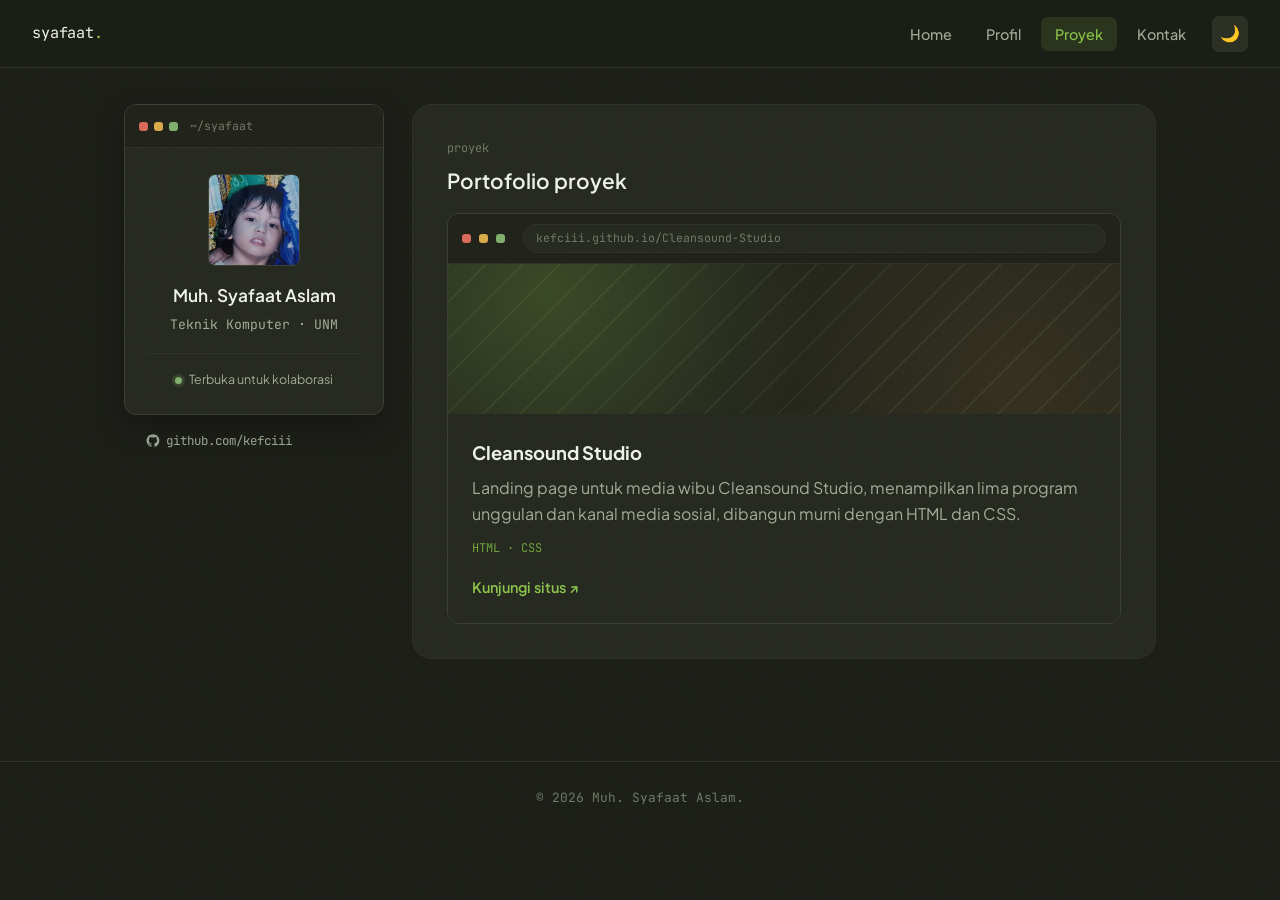
<file: proyek.html>
<!DOCTYPE html>
<html lang="id">
<head>
    <meta charset="UTF-8">
    <meta name="viewport" content="width=device-width, initial-scale=1.0">
    <title>Proyek — Muh. Syafaat Aslam</title>
    <meta name="description" content="Proyek web yang dikerjakan Muh. Syafaat Aslam, mahasiswa Teknik Komputer UNM.">
    <meta name="theme-color" content="#16140f">
    <link rel="icon" type="image/svg+xml" href="favicon.svg">
    <link rel="stylesheet" href="style.css" type="text/css">
</head>
<body>

    <a href="#rightcolumn" class="skip-link">Lewati ke konten utama</a>

    <nav id="menu">
        <a href="index.html" class="brand">syafaat<span>.</span></a>
        <div class="nav-right">
        <ul class="nav-links">
            <li><a href="index.html">Home</a></li>
            <li><a href="profil.html">Profil</a></li>
            <li><a href="proyek.html">Proyek</a></li>
            <li><a href="kontak.html">Kontak</a></li>
        </ul>
        <button id="theme-toggle" class="theme-toggle-btn" type="button" aria-label="Ganti tema">🌙</button>
        </div>
    </nav>

    <div id="wrapper">
        <div id="leftcolumn">
            <aside class="profile-card">
                <div class="card-chrome">
                    <span class="dot red"></span>
                    <span class="dot yellow"></span>
                    <span class="dot green"></span>
                    <span class="chrome-label">~/syafaat</span>
                </div>
                <div class="profile-body">
                    <div class="avatar"><img src="foto_profil.jpg" alt="Foto Muh. Syafaat Aslam"></div>
                    <b>Muh. Syafaat Aslam</b>
                    <p class="infotext">Teknik Komputer · UNM</p>
                    <div class="status-row">
                        <span class="status-dot"></span>
                        <span>Terbuka untuk kolaborasi</span>
                    </div>
                </div>
            </aside>
            <a href="https://github.com/kefciii" target="_blank" rel="noopener noreferrer" class="sidebar-link" style="margin-left: 22px;">
                <svg viewBox="0 0 24 24" fill="currentColor" aria-hidden="true"><path d="M12 .5C5.73.5.98 5.24.98 11.52c0 4.84 3.14 8.94 7.49 10.39.55.1.75-.24.75-.53 0-.26-.01-1.13-.02-2.05-3.05.66-3.7-1.3-3.7-1.3-.5-1.27-1.22-1.6-1.22-1.6-.99-.68.08-.67.08-.67 1.1.08 1.68 1.13 1.68 1.13.98 1.67 2.56 1.19 3.19.91.1-.71.38-1.19.7-1.46-2.44-.28-5-1.22-5-5.43 0-1.2.43-2.18 1.13-2.94-.11-.28-.49-1.4.11-2.92 0 0 .92-.3 3.02 1.12a10.5 10.5 0 0 1 5.5 0c2.1-1.42 3.02-1.12 3.02-1.12.6 1.52.22 2.64.11 2.92.7.76 1.13 1.74 1.13 2.94 0 4.22-2.57 5.15-5.02 5.42.39.34.74 1 .74 2.03 0 1.47-.01 2.65-.01 3.01 0 .29.2.64.76.53 4.34-1.45 7.48-5.55 7.48-10.39C23.02 5.24 18.27.5 12 .5Z"/></svg>
                github.com/kefciii
            </a>
        </div>

        <main id="rightcolumn" tabindex="-1">
            <section id="web" class="content-section">
                <span class="section-kicker">proyek</span>
                <h2>Portofolio proyek</h2>

                <article class="project-window">
                    <div class="window-bar">
                        <span class="dot red"></span>
                        <span class="dot yellow"></span>
                        <span class="dot green"></span>
                        <span class="url-pill">kefciii.github.io/Cleansound-Studio</span>
                    </div>
                    <div class="window-preview" aria-hidden="true"></div>
                    <div class="window-body">
                        <h3>Cleansound Studio</h3>
                        <p>Landing page untuk media wibu Cleansound Studio, menampilkan lima program unggulan dan kanal media sosial, dibangun murni dengan HTML dan CSS.</p>
                        <span class="tech-line">HTML · CSS</span>
                        <a href="https://kefciii.github.io/Cleansound-Studio/" target="_blank" class="window-link">Kunjungi situs ↗</a>
                    </div>
                </article>
            </section>
        </main>
    </div>

    <div class="footer">
        © 2026 Muh. Syafaat Aslam.
    </div>

    <script src="script.js" defer></script>
</body>
</html>
</file>
<file: style.css>
@import url('https://fonts.googleapis.com/css2?family=Plus+Jakarta+Sans:wght@400;500;600;700&family=JetBrains+Mono:wght@400;500;600&display=swap');

:root {
    --bg: #1c1e18;
    --bg-soft: #21231b;
    --card: #262920;
    --card-alt: #2c3025;
    --border: #3c4033;
    --border-soft: #2f3327;
    --text-main: #eef2e6;
    --text-muted: #a3ab97;
    --text-faint: #6f7864;
    --accent: #8bc34a;
    --accent-dim: #6ea23a;
    --accent-soft: rgba(139, 195, 74, 0.14);
    --accent-shadow: rgba(139, 195, 74, 0.24);
    --sans: 'Plus Jakarta Sans', sans-serif;
    --mono: 'JetBrains Mono', ui-monospace, monospace;
    --radius-lg: 20px;
    --radius-md: 12px;
    --radius-sm: 7px;

    color-scheme: dark;
    transition: background-color 0.25s ease, color 0.25s ease, border-color 0.25s ease;
}

:root[data-theme="light"] {
    color-scheme: light;
    --bg: #f5f6f1;
    --bg-soft: #eceee6;
    --card: #ffffff;
    --card-alt: #eef0e8;
    --border: #d8dccd;
    --border-soft: #e4e7dc;
    --text-main: #1c1e18;
    --text-muted: #52584a;
    --text-faint: #838c74;
    --accent: #5c9a2c;
    --accent-dim: #4a7d23;
    --accent-soft: rgba(92, 154, 44, 0.12);
    --accent-shadow: rgba(92, 154, 44, 0.18);
}

* {
    margin: 0;
    padding: 0;
    box-sizing: border-box;
}

html {
    scroll-behavior: smooth;
}

body {
    background-color: var(--bg);
    color: var(--text-main);
    font-family: var(--sans);
    line-height: 1.6;
    overflow-x: hidden;
    position: relative;
}

body::before {
    content: "";
    position: fixed;
    inset: 0;
    z-index: 3;
    pointer-events: none;
    opacity: 0.05;
    mix-blend-mode: overlay;
    background-image: url("data:image/svg+xml,%3Csvg xmlns='http://www.w3.org/2000/svg' width='120' height='120'%3E%3Cfilter id='n'%3E%3CfeTurbulence type='fractalNoise' baseFrequency='0.9' numOctaves='2' stitchTiles='stitch'/%3E%3C/filter%3E%3Crect width='100%25' height='100%25' filter='url(%23n)'/%3E%3C/svg%3E");
}

@keyframes fadeInUp {
    from { opacity: 0; transform: translateY(16px); }
    to { opacity: 1; transform: translateY(0); }
}

.content-section, .profile-card {
    animation: fadeInUp 0.5s ease-out both;
}

.skip-link {
    position: absolute;
    left: 12px;
    top: -60px;
    background: var(--accent);
    color: #1c1e18;
    font-family: var(--mono);
    font-size: 0.85rem;
    font-weight: 600;
    padding: 10px 16px;
    border-radius: var(--radius-sm);
    z-index: 2000;
    transition: top 0.2s ease;
}

.skip-link:focus {
    top: 12px;
}

:focus-visible {
    outline: 2px solid var(--accent);
    outline-offset: 3px;
    border-radius: 4px;
}

#menu {
    display: flex;
    justify-content: space-between;
    align-items: center;
    height: 68px;
    width: 100%;
    background: rgba(28, 30, 24, 0.82);
    backdrop-filter: blur(10px);
    position: fixed;
    top: 0;
    left: 0;
    z-index: 1000;
    border-bottom: 1px solid var(--border-soft);
    padding: 0 32px;
}

.brand {
    font-family: var(--mono);
    font-size: 0.95rem;
    color: var(--text-main);
    text-decoration: none;
    letter-spacing: -0.01em;
}

.brand:hover {
    text-decoration: none;
    color: var(--text-main);
}

.brand span {
    color: var(--accent);
}

#menu ul.nav-links {
    display: flex;
    align-items: center;
    gap: 6px;
    list-style: none;
}

#menu ul.nav-links li {
    list-style: none;
}

#menu ul.nav-links a {
    text-decoration: none;
    color: var(--text-muted);
    font-weight: 500;
    font-size: 0.9rem;
    padding: 8px 14px;
    border-radius: var(--radius-sm);
    transition: color 0.2s ease, background 0.2s ease;
}

#menu ul.nav-links a:hover {
    color: var(--text-main);
    background: var(--card-alt);
}

#menu ul.nav-links a.active {
    color: var(--accent);
    background: var(--accent-soft);
}

.nav-right {
    display: flex;
    align-items: center;
    gap: 12px;
}

.theme-toggle-btn {
    width: 36px;
    height: 36px;
    display: flex;
    align-items: center;
    justify-content: center;
    background: var(--card-alt);
    border: 1px solid var(--border-soft);
    border-radius: var(--radius-sm);
    cursor: pointer;
    font-size: 1rem;
    line-height: 1;
    color: var(--text-main);
    transition: border-color 0.2s ease, transform 0.15s ease;
}

.theme-toggle-btn:hover {
    border-color: var(--accent-dim);
    transform: translateY(-1px);
}

#wrapper {
    max-width: 1080px;
    margin: 0 auto 40px auto;
    padding: 104px 24px 40px;
    display: flex;
    align-items: flex-start;
    gap: 28px;
}

#leftcolumn {
    width: 260px;
    flex-shrink: 0;
    position: sticky;
    top: 96px;
}

.profile-card {
    background-color: var(--card);
    border: 1px solid var(--border);
    border-radius: var(--radius-md);
    overflow: hidden;
    box-shadow: 0 12px 30px rgba(0, 0, 0, 0.28);
}

.card-chrome {
    display: flex;
    align-items: center;
    gap: 6px;
    padding: 12px 14px;
    border-bottom: 1px solid var(--border-soft);
    background: var(--bg-soft);
}

.dot {
    width: 9px;
    height: 9px;
    border-radius: 3px;
    display: inline-block;
}

.dot.red { background: #d9695a; }
.dot.yellow { background: #d9a94a; }
.dot.green { background: #7fae6b; }

.chrome-label {
    margin-left: 6px;
    font-family: var(--mono);
    font-size: 0.72rem;
    color: var(--text-faint);
}

.profile-body {
    padding: 26px 22px 24px;
    text-align: center;
}

.avatar {
    width: 92px;
    height: 92px;
    border-radius: var(--radius-sm);
    background: linear-gradient(155deg, var(--accent-soft), transparent);
    border: 1px solid var(--border);
    color: var(--accent);
    font-family: var(--mono);
    font-weight: 600;
    font-size: 1.35rem;
    display: flex;
    align-items: center;
    justify-content: center;
    margin: 0 auto 16px;
    overflow: hidden;
}

.avatar img {
    width: 100%;
    height: 100%;
    object-fit: cover;
    object-position: 50% 50%;
    display: block;
}

.profile-body b {
    font-size: 1.08rem;
    color: var(--text-main);
    display: block;
    margin-bottom: 4px;
    font-weight: 600;
}

.infotext {
    font-size: 0.82rem;
    color: var(--text-muted);
    font-family: var(--mono);
}

.status-row {
    display: flex;
    align-items: center;
    justify-content: center;
    gap: 7px;
    margin-top: 18px;
    padding-top: 16px;
    border-top: 1px solid var(--border-soft);
    font-size: 0.78rem;
    color: var(--text-muted);
}

.status-dot {
    width: 7px;
    height: 7px;
    border-radius: 50%;
    background: #7fae6b;
    box-shadow: 0 0 0 3px rgba(127, 174, 107, 0.18);
}

.sidebar-link {
    display: inline-flex;
    align-items: center;
    gap: 6px;
    margin-top: 16px;
    font-family: var(--mono);
    font-size: 0.78rem;
    color: var(--text-muted);
    text-decoration: none;
    transition: color 0.2s ease;
}

.sidebar-link:hover {
    color: var(--accent);
    text-decoration: none;
}

.sidebar-link svg {
    width: 14px;
    height: 14px;
}

#rightcolumn {
    flex: 1;
    min-width: 0;
}

.content-section {
    background-color: var(--card);
    border: 1px solid var(--border-soft);
    border-radius: var(--radius-lg);
    padding: 34px;
    margin-bottom: 22px;
}

.eyebrow {
    font-family: var(--mono);
    font-size: 0.85rem;
    color: var(--accent);
    margin-bottom: 14px;
    display: inline-block;
}

.headlines {
    font-size: clamp(1.7rem, 3.6vw, 2.5rem);
    line-height: 1.12;
    letter-spacing: -0.015em;
    margin-bottom: 16px;
    color: var(--text-main);
    text-wrap: balance;
    font-weight: 700;
    max-width: 22ch;
}

.sublines {
    color: var(--text-muted);
    font-size: 1rem;
    max-width: 58ch;
}

.stat-row {
    display: flex;
    flex-wrap: wrap;
    gap: 10px;
    margin-top: 24px;
}

.stat-chip {
    font-family: var(--mono);
    font-size: 0.78rem;
    color: var(--text-muted);
    background: var(--card-alt);
    border: 1px solid var(--border-soft);
    padding: 7px 12px;
    border-radius: 999px;
}

.hero-actions {
    display: flex;
    gap: 12px;
    margin-top: 28px;
    flex-wrap: wrap;
}

.btn {
    font-family: var(--sans);
    font-weight: 600;
    font-size: 0.9rem;
    padding: 11px 20px;
    border-radius: var(--radius-sm);
    text-decoration: none;
    display: inline-block;
    transition: transform 0.15s ease, background 0.2s ease, border-color 0.2s ease;
}

.btn-primary {
    background: var(--accent);
    color: #1c1e18;
}

.btn-primary:hover {
    background: #a3d968;
    transform: translateY(-1px);
}

.btn-primary:active {
    transform: translateY(0) scale(0.98);
}

.btn-ghost {
    border: 1px solid var(--border);
    color: var(--text-main);
}

.btn-ghost:hover {
    border-color: var(--accent);
    color: var(--accent);
}

h2 {
    color: var(--text-main);
    font-weight: 600;
    font-size: 1.3rem;
    margin-bottom: 4px;
}

.section-kicker {
    font-family: var(--mono);
    font-size: 0.75rem;
    color: var(--text-faint);
    text-transform: lowercase;
    margin-bottom: 6px;
    display: block;
}

p { color: var(--text-muted); font-size: 1rem; }

.transparent-box {
    background: var(--bg-soft);
    border: 1px solid var(--border-soft);
    padding: 22px;
    border-radius: var(--radius-md);
    margin-top: 16px;
}

.skill-list {
    margin-top: 20px;
    display: flex;
    flex-direction: column;
}

.skill-row {
    display: grid;
    grid-template-columns: 56px 1fr;
    gap: 18px;
    padding: 20px 0;
    border-top: 1px solid var(--border-soft);
    transition: padding-left 0.2s ease;
}

.skill-row:first-child { border-top: none; }

.skill-row:hover { padding-left: 6px; }

.skill-num {
    font-family: var(--mono);
    color: var(--border);
    font-size: 1.3rem;
    font-weight: 600;
    transition: color 0.2s ease;
}

.skill-row:hover .skill-num { color: var(--accent); }

.skill-row h3 {
    font-size: 1.02rem;
    color: var(--text-main);
    font-weight: 600;
    margin-bottom: 6px;
}

.skill-row p {
    font-size: 0.92rem;
    max-width: 54ch;
}

.skill-tags {
    margin-top: 10px;
    font-family: var(--mono);
    font-size: 0.72rem;
    color: var(--accent-dim);
}

.project-window {
    border: 1px solid var(--border);
    border-radius: var(--radius-md);
    overflow: hidden;
    margin-top: 16px;
    transition: transform 0.25s ease, box-shadow 0.25s ease, border-color 0.25s ease;
}

.project-window:hover {
    transform: translateY(-4px);
    border-color: var(--accent-dim);
    box-shadow: 0 16px 34px var(--accent-shadow);
}

.window-bar {
    display: flex;
    align-items: center;
    gap: 8px;
    padding: 10px 14px;
    background: var(--bg-soft);
    border-bottom: 1px solid var(--border-soft);
}

.url-pill {
    margin-left: 10px;
    flex: 1;
    min-width: 0;
    font-family: var(--mono);
    font-size: 0.72rem;
    color: var(--text-faint);
    background: var(--card);
    border: 1px solid var(--border-soft);
    border-radius: 999px;
    padding: 4px 12px;
    overflow: hidden;
    text-overflow: ellipsis;
    white-space: nowrap;
}

.window-preview {
    height: 150px;
    background:
        radial-gradient(circle at 15% 20%, var(--accent-shadow), transparent 45%),
        radial-gradient(circle at 85% 80%, rgba(226,166,64,0.1), transparent 50%),
        repeating-linear-gradient(135deg, var(--card-alt) 0 2px, var(--bg-soft) 2px 26px);
}

.window-body {
    padding: 24px;
    background: var(--card);
}

.window-body h3 {
    font-size: 1.15rem;
    color: var(--text-main);
    margin-bottom: 8px;
}

.tech-line {
    font-family: var(--mono);
    font-size: 0.75rem;
    color: var(--accent-dim);
    margin: 12px 0 4px;
    display: block;
}

.window-link {
    display: inline-flex;
    align-items: center;
    gap: 6px;
    margin-top: 14px;
    font-weight: 600;
    font-size: 0.9rem;
}

.more-note {
    margin-top: 18px;
    padding: 16px 20px;
    border: 1px dashed var(--border);
    border-radius: var(--radius-md);
    font-family: var(--mono);
    font-size: 0.8rem;
    color: var(--text-faint);
}

.contact-card {
    display: flex;
    align-items: center;
    gap: 16px;
    margin-top: 18px;
    padding: 20px;
    background: var(--bg-soft);
    border: 1px solid var(--border-soft);
    border-radius: var(--radius-md);
    text-decoration: none;
    transition: border-color 0.2s ease, transform 0.2s ease;
}

.contact-card:hover {
    border-color: var(--accent-dim);
    transform: translateY(-2px);
    text-decoration: none;
}

.contact-icon {
    width: 42px;
    height: 42px;
    border-radius: var(--radius-sm);
    background: var(--card-alt);
    display: flex;
    align-items: center;
    justify-content: center;
    flex-shrink: 0;
    color: var(--accent);
}

.contact-icon svg { width: 20px; height: 20px; }

.contact-meta span {
    display: block;
}

.contact-label {
    font-size: 0.75rem;
    color: var(--text-faint);
    font-family: var(--mono);
}

.contact-value {
    color: var(--text-main);
    font-weight: 600;
    margin-top: 2px;
}

a {
    color: var(--accent);
    text-decoration: none;
    transition: color 0.2s ease;
}

a:hover {
    color: #a3d968;
    text-decoration: underline;
}

.footer {
    text-align: center;
    padding: 26px;
    color: var(--text-faint);
    font-size: 0.8rem;
    font-family: var(--mono);
    border-top: 1px solid var(--border-soft);
    margin-top: 10px;
}

@media (max-width: 820px) {
    #wrapper {
        flex-direction: column;
        align-items: stretch;
        padding-top: 92px;
    }

    #leftcolumn {
        position: static;
        width: 100%;
    }

    .profile-body {
        text-align: left;
        display: grid;
        grid-template-columns: auto 1fr;
        column-gap: 16px;
        row-gap: 2px;
        grid-template-areas:
            "avatar name"
            "avatar sub"
            "status status";
    }
    .avatar { margin: 0; grid-area: avatar; align-self: start; }
    .profile-body b { grid-area: name; }
    .infotext { grid-area: sub; }
    .status-row {
        grid-area: status;
        justify-content: flex-start;
        margin-top: 14px;
    }
    .sidebar-link { justify-content: flex-start; }

    #menu { padding: 0 18px; }
    #menu ul.nav-links { gap: 2px; }
    #menu ul.nav-links a { padding: 8px 10px; font-size: 0.84rem; }

    .content-section { padding: 24px; }
}

.reveal-init {
    opacity: 0;
    transform: translateY(24px);
    transition: opacity 0.6s ease, transform 0.6s ease;
}

.reveal-visible {
    opacity: 1;
    transform: translateY(0);
}

@media (prefers-reduced-motion: reduce) {
    html { scroll-behavior: auto; }
    *, *::before, *::after {
        animation-duration: 0.001ms !important;
        transition-duration: 0.001ms !important;
    }
}
</file>
